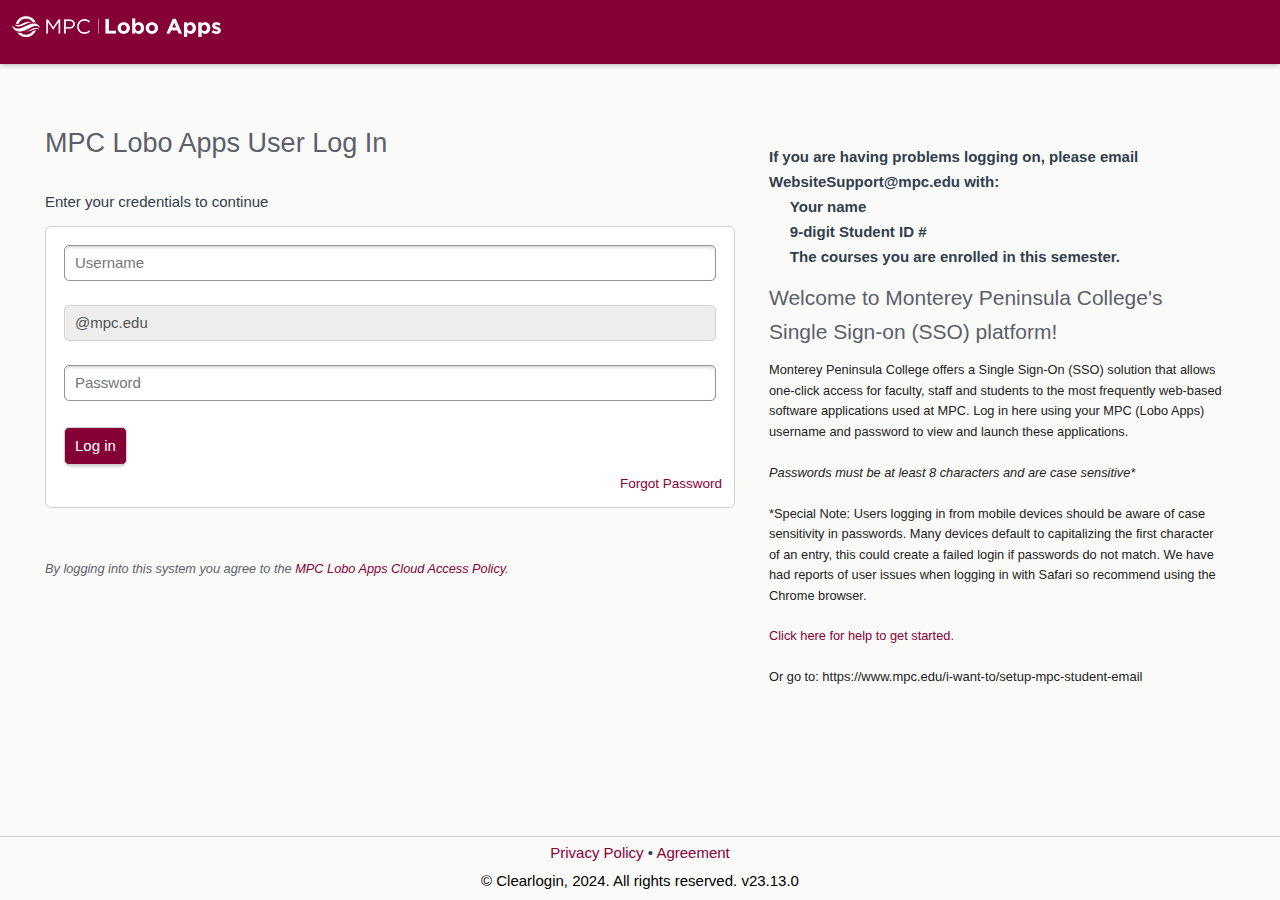
<file: index.html>
<!DOCTYPE html>
<html lang="en"><head><meta http-equiv="Content-Type" content="text/html; charset=UTF-8">
    <title>MPC Lobo Apps Log In | Clearlogin</title>
    <meta name="viewport" content="width=device-width, initial-scale=1.0, maximum-scale=1.0, minimum-scale=1.0">
    <link rel="stylesheet" media="screen" href="./user_v1-d5b3a18fb9926310d5660c87e206076e9b88f63f8793d67c36da420ae5a969db.css">

        <style>
  header,
  #header,
  #header .user-area,
  #header .user-area .drop-down ul.menu li a:hover,
  .settings-content .settings-menu li a,
  .cl-content-header .cl-tools li a,
  *[role="button"],
  input[type="submit"],
  button,
  a.button,
  a.btn,
  .btn
  {
    background-color: #860038;
    color: #ffffff;
  }
  #header .user-area .drop-down:after{
    border-bottom: 8px solid #ffffff;
  }

  a {
    color: #860038;
  }
  .site-switch-button a.btn,
  #header .user-area .drop-down,
  #header .user-area .drop-down ul.menu li a{
    background-color: #ffffff;
    color: #860038;
  }

  input[type="text"]:focus,
  input[type="email"]:focus,
  input[type="password"]:focus,
  input[type="tel"]:focus,
  input[type="number"]:focus,
  input[type="date"]:focus,
  input[type="time"]:focus,
  textarea:focus{
    box-shadow: inset 0 3px 4px -3px rgba(100, 100, 100, 0.5), 0 0 0 1px #860038;
  }
</style>

    
    
    
  </head>
  <body class="">
    <div id="wrapper">
      <div id="header">
  <a class="tenant-logo-header-link" href="#">
      <img class="tenant-logo-header" src="./MPC-LoboApps_Logo.png">
</a>
</div>

      <section id="flash-alerts" class="alert-container">
</section>


      <div id="content-area">
        <div id="content">
          <!-- start yield -->
          <h2>MPC Lobo Apps User Log In</h2>

  
  <p class="page-message">Enter your credentials to continue</p>
<div class="tile form-container group">
  <form class="new_sign_in" id="new_sign_in" accept-charset="UTF-8" method="post">
    <div class="row clearfix form-group">
      <input value="" placeholder="Username" class="form-control" maxlength="40" size="40" type="text" name="sign_in[username]" id="sign_in_username">
    </div>

      <div class="row form-group">
          <input type="text" disabled="disabled" value="@mpc.edu" class="form-control" id="sign_in_t_domain">
          <input value="mpc.edu" type="hidden" name="sign_in[t_domain]" >
      </div>

    <div class="row form-group">
      <input placeholder="Password" class="form-control" type="password" name="sign_in[password]" id="sign_in_password">
    </div>

    <div class="row form-group">
      <input type="submit" name="commit" value="Log in" class="btn login-button" data-disable-with="Please Wait...">
    </div>
</form>  <div class="row">
    <ul class="password-options one-option">

        <li><a href="#">Forgot Password</a></li>
    </ul>
  </div>
</div>





  <p class="cloud-access-policy muted"><em>By logging into this system you agree to the <a href="https://mpc-edu.clearlogin.com/access-policy">MPC Lobo Apps Cloud Access Policy</a>.</em></p>




          <!-- end yield -->
        </div>
        <div id="sidebar">
          <!-- start sidebar yield -->
          
    <div id="welcome-message">
      <p><strong>If you are having problems logging on, please email WebsiteSupport@mpc.edu with:<br></strong><strong>&nbsp; &nbsp; &nbsp;Your name<br></strong><strong>&nbsp; &nbsp; &nbsp;9-digit Student ID #&nbsp;<br></strong><strong>&nbsp; &nbsp; &nbsp;The courses you are enrolled in this semester.&nbsp;<br></strong></p>
<h3>Welcome to Monterey Peninsula College's Single Sign-on (SSO) platform!</h3>
<div class="gmail_default" style="color: #222222; font-family: arial, sans-serif; font-size: 12.8px;"><span style="font-family: arial, helvetica, sans-serif;">Monterey Peninsula College offers a Single Sign-On (SSO) solution that allows one-click access for faculty, staff and students to the most frequently web-based software applications used at MPC. Log in here using your MPC (Lobo Apps) username and password to view and launch these applications. </span></div>
<div class="gmail_default" style="color: #222222; font-family: arial, sans-serif; font-size: 12.8px;"><span style="font-family: arial, helvetica, sans-serif;"><br><em>Passwords must be at least 8 characters and are case sensitive*</em></span></div>
<div class="gmail_default" style="color: #222222; font-family: arial, sans-serif; font-size: 12.8px;"><span style="font-family: arial, helvetica, sans-serif;">&nbsp;</span></div>
<div class="gmail_default" style="color: #222222; font-family: arial, sans-serif; font-size: 12.8px;"><span style="font-family: arial, helvetica, sans-serif;">*Special Note: Users logging in from mobile devices should be aware of case sensitivity in passwords. Many devices default to capitalizing the first character of an entry, this could create a failed login if passwords do not match. We have had reports of user issues when logging in with Safari so recommend using the Chrome browser.<br><br></span></div>
<div class="gmail_default" style="color: #222222; font-family: arial, sans-serif; font-size: 12.8px;"><a href="http://www.mpc.edu/about-mpc/campus-resources/information-technology/student-portal-mympc-and-email-support/activate-your-account" target="_blank" rel="noopener">Click here for help to get started.</a></div>
<div class="gmail_default" style="color: #222222; font-family: arial, sans-serif; font-size: 12.8px;">&nbsp;</div>
<div class="gmail_default" style="color: #222222; font-family: arial, sans-serif; font-size: 12.8px;">Or go to:&nbsp;<span style="font-family: tahoma, sans-serif; font-size: small;">https://www.mpc.edu/i-want-to/setup-mpc-student-email</span></div>
    </div>
    <div class="js-debug"></div>

          <!-- end sidebar yield -->
        </div>
      </div>
      <div id="footer">
        <div class="footer-links">
          <a href="https://mpc-edu.clearlogin.com/privacy">Privacy Policy</a>
          •
          <a href="https://mpc-edu.clearlogin.com/agreement">Agreement</a>
        </div>
        <span class="copyright">© Clearlogin, 2024. All rights reserved. v23.13.0</span>
      </div>
    </div>
  
<script src="./action.js"></script>
</body></html>
</file>
<file: user_v1-d5b3a18fb9926310d5660c87e206076e9b88f63f8793d67c36da420ae5a969db.css>
html,body,div,span,applet,object,iframe,h1,h2,h3,h4,h5,h6,p,blockquote,pre,a,abbr,acronym,address,big,cite,code,del,dfn,em,img,ins,kbd,q,s,samp,small,strike,strong,sub,sup,tt,var,b,u,i,center,dl,dt,dd,ol,ul,li,fieldset,form,label,legend,table,caption,tbody,tfoot,thead,tr,th,td,article,aside,canvas,details,embed,figure,figcaption,footer,header,hgroup,menu,nav,output,ruby,section,summary,time,mark,audio,video,input,select{margin:0;padding:0;border:0;line-height:1.6em;font-family:"Roboto", "Noto", Sans-Serif;vertical-align:baseline;box-sizing:border-box;-moz-box-sizing:border-box}article,aside,details,figcaption,figure,footer,header,hgroup,menu,nav,section{display:block}body{line-height:1.6em;color:#303e4d;font-size:15px}ol,ul{list-style:none}blockquote,q{quotes:none}blockquote:before,blockquote:after,q:before,q:after{content:'';content:none}table{border-collapse:collapse;border-spacing:0}.alert-container{min-height:40px}.alert-container .alert{border:0;border-bottom:1px solid #e4e4e4;border-radius:0;margin-bottom:0}.alert{text-align:center;color:white;clear:both;border:1px solid #e4e4e4;border-radius:5px;margin-bottom:10px}.alert .alert-icon,.alert .alert-close{display:inline-block;vertical-align:middle;text-align:left;width:10%;height:30px;font-size:20px}.alert .alert-close{text-align:right;cursor:pointer}.alert .alert-message{display:inline-block;vertical-align:middle;margin:7px 0;width:75%}.alert .alert-message a{color:white;text-decoration:underline;margin:0 5px}.alert.danger,.alert.error,.alert.alert-danger,.alert.alert-error{background-color:#e85f53}.alert.alert-info{background-color:#007098}.alert.alert-warning{background-color:#febd0e}.alert.alert-success{background-color:#69ab5c}.alert.alert-impersonate{background-color:#006965}.alert.slide{display:none}.grid,.cl-tiles{display:block;width:100%;height:100%;margin:0;padding:0}.grid.center,.cl-tiles.center{text-align:center}.grid.center li,.cl-tiles.center li{margin:12px 6px}.grid.borders,.cl-tiles.borders{width:auto;padding:12px 36px;border:1px solid #d1d1d1;border-radius:5px;background-color:#f7f7f7}.grid .item-content,.grid .add-app,.grid li,.cl-tiles .item-content,.cl-tiles .add-app,.cl-tiles li{list-style:none;background-color:#ffffff;display:inline-block;width:138px;height:138px;min-width:80px;margin:0 6px 24px 6px;overflow:hidden;border-radius:10px;border:1px solid #d1d1d1;vertical-align:top;box-shadow:0 3px 4px -3px rgba(0,0,0,0.4);transition:box-shadow 0.3s ease-out, transform 0.3s ease-out}.grid .item-content.small,.grid .add-app.small,.grid li.small,.cl-tiles .item-content.small,.cl-tiles .add-app.small,.cl-tiles li.small{width:75px;height:75px;min-width:75px;overflow:inherit;position:inherit}.grid .item-content.small a,.grid .add-app.small a,.grid li.small a,.cl-tiles .item-content.small a,.cl-tiles .add-app.small a,.cl-tiles li.small a{padding:16px 0 0}.grid .item-content.small div.title,.grid .add-app.small div.title,.grid li.small div.title,.cl-tiles .item-content.small div.title,.cl-tiles .add-app.small div.title,.cl-tiles li.small div.title{display:none;margin:25px 0;padding:5px 0 0;text-transform:capitalize;position:inherit;font-size:12px}.grid .item-content.small :hover div.title,.grid .add-app.small :hover div.title,.grid li.small :hover div.title,.cl-tiles .item-content.small :hover div.title,.cl-tiles .add-app.small :hover div.title,.cl-tiles li.small :hover div.title{display:block}.grid .item-content a,.grid .add-app a,.grid li a,.cl-tiles .item-content a,.cl-tiles .add-app a,.cl-tiles li a{display:block;width:100%;height:100%;position:relative;text-decoration:none;padding:16px 5px 0}.grid .item-content a div.title,.grid .add-app a div.title,.grid li a div.title,.cl-tiles .item-content a div.title,.cl-tiles .add-app a div.title,.cl-tiles li a div.title{text-transform:uppercase;color:#666;font-size:90%;text-align:center;line-height:1em;padding:5px 5px 8px;position:absolute;bottom:0;right:0;width:100%}.grid .item-content a div.title p,.grid .add-app a div.title p,.grid li a div.title p,.cl-tiles .item-content a div.title p,.cl-tiles .add-app a div.title p,.cl-tiles li a div.title p{margin:0;line-height:1em;text-align:center}.grid .item-content a span.badge,.grid .add-app a span.badge,.grid li a span.badge,.cl-tiles .item-content a span.badge,.cl-tiles .add-app a span.badge,.cl-tiles li a span.badge{position:absolute;top:0;right:0;width:0;height:0;border-top:38px solid #0451a1;border-left:38px solid transparent;transition:width 0.2s, border-width 0.2s}.grid .item-content a span.badge.bookmark,.grid .add-app a span.badge.bookmark,.grid li a span.badge.bookmark,.cl-tiles .item-content a span.badge.bookmark,.cl-tiles .add-app a span.badge.bookmark,.cl-tiles li a span.badge.bookmark{border-top-color:#969696}.grid .item-content a span.badge.key,.grid .add-app a span.badge.key,.grid li a span.badge.key,.cl-tiles .item-content a span.badge.key,.cl-tiles .add-app a span.badge.key,.cl-tiles li a span.badge.key{border-top-color:#2d4c81}.grid .item-content a .badge-icon,.grid .add-app a .badge-icon,.grid li a .badge-icon,.cl-tiles .item-content a .badge-icon,.cl-tiles .add-app a .badge-icon,.cl-tiles li a .badge-icon{position:absolute;color:#ffffff;top:4px;right:2px}.grid .item-content a .badge-icon.SAML,.grid .item-content a .badge-icon.JSD,.grid .item-content a .badge-icon.JWT,.grid .item-content a .badge-icon.dubber,.grid .add-app a .badge-icon.SAML,.grid .add-app a .badge-icon.JSD,.grid .add-app a .badge-icon.JWT,.grid .add-app a .badge-icon.dubber,.grid li a .badge-icon.SAML,.grid li a .badge-icon.JSD,.grid li a .badge-icon.JWT,.grid li a .badge-icon.dubber,.cl-tiles .item-content a .badge-icon.SAML,.cl-tiles .item-content a .badge-icon.JSD,.cl-tiles .item-content a .badge-icon.JWT,.cl-tiles .item-content a .badge-icon.dubber,.cl-tiles .add-app a .badge-icon.SAML,.cl-tiles .add-app a .badge-icon.JSD,.cl-tiles .add-app a .badge-icon.JWT,.cl-tiles .add-app a .badge-icon.dubber,.cl-tiles li a .badge-icon.SAML,.cl-tiles li a .badge-icon.JSD,.cl-tiles li a .badge-icon.JWT,.cl-tiles li a .badge-icon.dubber{top:1px;right:1px;height:26px}.grid .item-content a .badge-icon.fa-key,.grid .add-app a .badge-icon.fa-key,.grid li a .badge-icon.fa-key,.cl-tiles .item-content a .badge-icon.fa-key,.cl-tiles .add-app a .badge-icon.fa-key,.cl-tiles li a .badge-icon.fa-key{top:5px}.grid .item-content a div.thumb,.grid .add-app a div.thumb,.grid li a div.thumb,.cl-tiles .item-content a div.thumb,.cl-tiles .add-app a div.thumb,.cl-tiles li a div.thumb{height:67%;width:100%;background-repeat:no-repeat;background-size:contain;margin:0 0 10px 0;background-position:center}.grid .item-content a div.thumb.add-new,.grid .add-app a div.thumb.add-new,.grid li a div.thumb.add-new,.cl-tiles .item-content a div.thumb.add-new,.cl-tiles .add-app a div.thumb.add-new,.cl-tiles li a div.thumb.add-new{height:67%;margin:3% 0 1% 0}.grid .item-content a span.help-bg,.grid .add-app a span.help-bg,.grid li a span.help-bg,.cl-tiles .item-content a span.help-bg,.cl-tiles .add-app a span.help-bg,.cl-tiles li a span.help-bg{display:block;height:100%;opacity:0;width:100%;background-color:rgba(50,50,50,0.85);position:absolute;top:0;left:0;overflow:hidden;transition:opacity 0.2s;color:#ffffff}.grid .item-content a span.help-text,.grid .add-app a span.help-text,.grid li a span.help-text,.cl-tiles .item-content a span.help-text,.cl-tiles .add-app a span.help-text,.cl-tiles li a span.help-text{display:block;height:100%;width:100%;position:absolute;top:0;left:0;opacity:0;overflow:hidden;transition:opacity 0.2s;padding-left:4px;padding-right:4px;z-index:1}.grid .item-content a span.help-text span.type,.grid .add-app a span.help-text span.type,.grid li a span.help-text span.type,.cl-tiles .item-content a span.help-text span.type,.cl-tiles .add-app a span.help-text span.type,.cl-tiles li a span.help-text span.type{color:#ffffff;display:block}.grid .item-content a span.help-text span.description,.grid .add-app a span.help-text span.description,.grid li a span.help-text span.description,.cl-tiles .item-content a span.help-text span.description,.cl-tiles .add-app a span.help-text span.description,.cl-tiles li a span.help-text span.description{color:#ffffff;display:block;padding-top:6px}@media screen and (max-width: 1024px) and (min-width: 768px){.grid .item-content,.grid .add-app,.grid li,.cl-tiles .item-content,.cl-tiles .add-app,.cl-tiles li{margin:0 2% 24px 0;width:22.5%}.grid .item-content:nth-of-type(4n),.grid .add-app:nth-of-type(4n),.grid li:nth-of-type(4n),.cl-tiles .item-content:nth-of-type(4n),.cl-tiles .add-app:nth-of-type(4n),.cl-tiles li:nth-of-type(4n){margin-right:0}}@media screen and (max-width: 767px){.grid .item-content,.grid .add-app,.grid li,.cl-tiles .item-content,.cl-tiles .add-app,.cl-tiles li{margin:0 2% 24px 0;width:48%}.grid .item-content:nth-of-type(2n),.grid .add-app:nth-of-type(2n),.grid li:nth-of-type(2n),.cl-tiles .item-content:nth-of-type(2n),.cl-tiles .add-app:nth-of-type(2n),.cl-tiles li:nth-of-type(2n){margin-right:0}}.grid .item-content:not(.adding):not(.added):not(.disabled):hover,.grid .add-app:not(.adding):not(.added):not(.disabled):hover,.grid li:not(.adding):not(.added):not(.disabled):hover,.cl-tiles .item-content:not(.adding):not(.added):not(.disabled):hover,.cl-tiles .add-app:not(.adding):not(.added):not(.disabled):hover,.cl-tiles li:not(.adding):not(.added):not(.disabled):hover{box-shadow:0 13px 20px -10px rgba(0,0,0,0.4);transform:translateY(-3px)}.grid .item-content.with-details:not(.adding):not(.added):not(.disabled):hover span.badge,.grid .add-app.with-details:not(.adding):not(.added):not(.disabled):hover span.badge,.grid li.with-details:not(.adding):not(.added):not(.disabled):hover span.badge,.cl-tiles .item-content.with-details:not(.adding):not(.added):not(.disabled):hover span.badge,.cl-tiles .add-app.with-details:not(.adding):not(.added):not(.disabled):hover span.badge,.cl-tiles li.with-details:not(.adding):not(.added):not(.disabled):hover span.badge{width:200%;border-top-width:26px}.grid .item-content.with-details:not(.adding):not(.added):not(.disabled):hover span.help-bg,.grid .add-app.with-details:not(.adding):not(.added):not(.disabled):hover span.help-bg,.grid li.with-details:not(.adding):not(.added):not(.disabled):hover span.help-bg,.cl-tiles .item-content.with-details:not(.adding):not(.added):not(.disabled):hover span.help-bg,.cl-tiles .add-app.with-details:not(.adding):not(.added):not(.disabled):hover span.help-bg,.cl-tiles li.with-details:not(.adding):not(.added):not(.disabled):hover span.help-bg{opacity:1}.grid .item-content.with-details:not(.adding):not(.added):not(.disabled):hover span.help-text,.grid .add-app.with-details:not(.adding):not(.added):not(.disabled):hover span.help-text,.grid li.with-details:not(.adding):not(.added):not(.disabled):hover span.help-text,.cl-tiles .item-content.with-details:not(.adding):not(.added):not(.disabled):hover span.help-text,.cl-tiles .add-app.with-details:not(.adding):not(.added):not(.disabled):hover span.help-text,.cl-tiles li.with-details:not(.adding):not(.added):not(.disabled):hover span.help-text{opacity:1}.grid .item-content.disabled,.grid .add-app.disabled,.grid li.disabled,.cl-tiles .item-content.disabled,.cl-tiles .add-app.disabled,.cl-tiles li.disabled{opacity:0.5}.grid .item-content.disabled a,.grid .add-app.disabled a,.grid li.disabled a,.cl-tiles .item-content.disabled a,.cl-tiles .add-app.disabled a,.cl-tiles li.disabled a{pointer-events:none}.grid .item-content .app-bg,.grid .add-app .app-bg,.grid li .app-bg,.cl-tiles .item-content .app-bg,.cl-tiles .add-app .app-bg,.cl-tiles li .app-bg{display:none;height:100%;width:100%;position:absolute;top:0;left:0;background-color:rgba(50,50,50,0.75);text-align:center;cursor:pointer}.grid .item-content .app-bg .adding-body,.grid .item-content .app-bg .added-body,.grid .item-content .app-bg .warning-body,.grid .add-app .app-bg .adding-body,.grid .add-app .app-bg .added-body,.grid .add-app .app-bg .warning-body,.grid li .app-bg .adding-body,.grid li .app-bg .added-body,.grid li .app-bg .warning-body,.cl-tiles .item-content .app-bg .adding-body,.cl-tiles .item-content .app-bg .added-body,.cl-tiles .item-content .app-bg .warning-body,.cl-tiles .add-app .app-bg .adding-body,.cl-tiles .add-app .app-bg .added-body,.cl-tiles .add-app .app-bg .warning-body,.cl-tiles li .app-bg .adding-body,.cl-tiles li .app-bg .added-body,.cl-tiles li .app-bg .warning-body{display:none}.grid .item-content .app-bg .adding-body span,.grid .item-content .app-bg .added-body span,.grid .item-content .app-bg .warning-body span,.grid .add-app .app-bg .adding-body span,.grid .add-app .app-bg .added-body span,.grid .add-app .app-bg .warning-body span,.grid li .app-bg .adding-body span,.grid li .app-bg .added-body span,.grid li .app-bg .warning-body span,.cl-tiles .item-content .app-bg .adding-body span,.cl-tiles .item-content .app-bg .added-body span,.cl-tiles .item-content .app-bg .warning-body span,.cl-tiles .add-app .app-bg .adding-body span,.cl-tiles .add-app .app-bg .added-body span,.cl-tiles .add-app .app-bg .warning-body span,.cl-tiles li .app-bg .adding-body span,.cl-tiles li .app-bg .added-body span,.cl-tiles li .app-bg .warning-body span{color:#ffffff;margin-top:10px;font-size:15px;display:block}.grid .item-content .app-bg .adding-body span.fa,.grid .item-content .app-bg .added-body span.fa,.grid .item-content .app-bg .warning-body span.fa,.grid .add-app .app-bg .adding-body span.fa,.grid .add-app .app-bg .added-body span.fa,.grid .add-app .app-bg .warning-body span.fa,.grid li .app-bg .adding-body span.fa,.grid li .app-bg .added-body span.fa,.grid li .app-bg .warning-body span.fa,.cl-tiles .item-content .app-bg .adding-body span.fa,.cl-tiles .item-content .app-bg .added-body span.fa,.cl-tiles .item-content .app-bg .warning-body span.fa,.cl-tiles .add-app .app-bg .adding-body span.fa,.cl-tiles .add-app .app-bg .added-body span.fa,.cl-tiles .add-app .app-bg .warning-body span.fa,.cl-tiles li .app-bg .adding-body span.fa,.cl-tiles li .app-bg .added-body span.fa,.cl-tiles li .app-bg .warning-body span.fa{display:inline-block}.grid .item-content.adding a,.grid .item-content.added a,.grid .item-content.warning a,.grid .add-app.adding a,.grid .add-app.added a,.grid .add-app.warning a,.grid li.adding a,.grid li.added a,.grid li.warning a,.cl-tiles .item-content.adding a,.cl-tiles .item-content.added a,.cl-tiles .item-content.warning a,.cl-tiles .add-app.adding a,.cl-tiles .add-app.added a,.cl-tiles .add-app.warning a,.cl-tiles li.adding a,.cl-tiles li.added a,.cl-tiles li.warning a{pointer-events:none}.grid .item-content.adding a .app-bg,.grid .item-content.added a .app-bg,.grid .item-content.warning a .app-bg,.grid .add-app.adding a .app-bg,.grid .add-app.added a .app-bg,.grid .add-app.warning a .app-bg,.grid li.adding a .app-bg,.grid li.added a .app-bg,.grid li.warning a .app-bg,.cl-tiles .item-content.adding a .app-bg,.cl-tiles .item-content.added a .app-bg,.cl-tiles .item-content.warning a .app-bg,.cl-tiles .add-app.adding a .app-bg,.cl-tiles .add-app.added a .app-bg,.cl-tiles .add-app.warning a .app-bg,.cl-tiles li.adding a .app-bg,.cl-tiles li.added a .app-bg,.cl-tiles li.warning a .app-bg{display:block}.grid .item-content.adding a .app-bg .adding-body,.grid .add-app.adding a .app-bg .adding-body,.grid li.adding a .app-bg .adding-body,.cl-tiles .item-content.adding a .app-bg .adding-body,.cl-tiles .add-app.adding a .app-bg .adding-body,.cl-tiles li.adding a .app-bg .adding-body{display:block;padding-top:30px}.grid .item-content.adding a .app-bg .adding-body span.fa,.grid .add-app.adding a .app-bg .adding-body span.fa,.grid li.adding a .app-bg .adding-body span.fa,.cl-tiles .item-content.adding a .app-bg .adding-body span.fa,.cl-tiles .add-app.adding a .app-bg .adding-body span.fa,.cl-tiles li.adding a .app-bg .adding-body span.fa{color:#69ab5c}.grid .item-content.added a .app-bg .added-body,.grid .add-app.added a .app-bg .added-body,.grid li.added a .app-bg .added-body,.cl-tiles .item-content.added a .app-bg .added-body,.cl-tiles .add-app.added a .app-bg .added-body,.cl-tiles li.added a .app-bg .added-body{display:block}.grid .item-content.added a .app-bg .added-body span.fa,.grid .add-app.added a .app-bg .added-body span.fa,.grid li.added a .app-bg .added-body span.fa,.cl-tiles .item-content.added a .app-bg .added-body span.fa,.cl-tiles .add-app.added a .app-bg .added-body span.fa,.cl-tiles li.added a .app-bg .added-body span.fa{color:#69ab5c}.grid .item-content.warning a,.grid .add-app.warning a,.grid li.warning a,.cl-tiles .item-content.warning a,.cl-tiles .add-app.warning a,.cl-tiles li.warning a{pointer-events:auto}.grid .item-content.warning a .app-bg,.grid .add-app.warning a .app-bg,.grid li.warning a .app-bg,.cl-tiles .item-content.warning a .app-bg,.cl-tiles .add-app.warning a .app-bg,.cl-tiles li.warning a .app-bg{cursor:pointer}.grid .item-content.warning a .app-bg .warning-body,.grid .add-app.warning a .app-bg .warning-body,.grid li.warning a .app-bg .warning-body,.cl-tiles .item-content.warning a .app-bg .warning-body,.cl-tiles .add-app.warning a .app-bg .warning-body,.cl-tiles li.warning a .app-bg .warning-body{display:block}.grid .item-content.warning a .app-bg .warning-body span.fa,.grid .add-app.warning a .app-bg .warning-body span.fa,.grid li.warning a .app-bg .warning-body span.fa,.cl-tiles .item-content.warning a .app-bg .warning-body span.fa,.cl-tiles .add-app.warning a .app-bg .warning-body span.fa,.cl-tiles li.warning a .app-bg .warning-body span.fa{padding-top:10px;color:#febd0e}.app-search-area{position:relative;max-width:1500px;z-index:10}.app-search-area.center{margin:0 auto}.app-search-area.borders input[type='text']{border-bottom-right-radius:inherit;border-bottom-left-radius:inherit}.app-search-area label{position:absolute;z-index:1;left:6px;top:3px;font-size:24px;color:#5b606b}.app-search-area input[type='text']{font-size:120%;padding:8px 8px 8px 38px;width:100%}.app-search-area .controls{float:none}.app-search-area .controls ul{margin:0;display:table;table-layout:fixed}.app-search-area .controls ul li{display:table-cell;padding-right:6px;vertical-align:middle}.app-search-area .controls ul li:last-child{padding-right:0}.app-search-area .controls ul li .custom-select select{background-color:#ffffff}@media screen and (max-width: 768px){.app-search-area .controls ul{display:block}.app-search-area .controls ul li{display:block;margin-bottom:6px;padding-right:0}}#supermarket{height:520px;position:relative;margin-bottom:24px;max-width:1500px}#supermarket.borders{border:1px solid #d1d1d1;border-top:none;border-bottom-right-radius:6px;border-bottom-left-radius:6px;background-color:#f7f7f7}#supermarket .items{overflow-y:auto;background-color:transparent}#supermarket .loader{position:absolute;top:calc(50% - 24px);left:calc(50% - 60px);display:none}#supermarket .hider:after{display:block;background-color:rgba(0,0,0,0.5);content:' ';position:absolute;height:100%;width:100%;top:0;left:0;border-radius:6px}#supermarket-shared-apps{margin-top:24px}#preview{margin-top:92px;min-height:500px;display:none}#preview #preview_icon{display:block;background-size:contain;width:100px;height:100px;background-repeat:no-repeat;background-position:center center}.toggle{vertical-align:bottom;background-color:white;border:1px solid #d1d1d1;border-radius:6px;outline:none;height:24px;width:56px;position:relative;overflow:hidden}.toggle .on,.toggle .off{position:relative;z-index:1;transition:opacity 0.2s}.toggle .on{float:left}.toggle .off{float:right}.toggle.disabled .on{opacity:0}.toggle.disabled:after{left:0;border-top-right-radius:6px;border-bottom-right-radius:6px;background-color:#5b606b}.toggle.enabled .off{opacity:0}.toggle.enabled:after{left:50%;border-top-left-radius:6px;border-bottom-left-radius:6px;background-color:#69ab5c}.toggle:after{display:block;height:100%;width:50%;background-color:#0451a1;content:' ';position:absolute;top:0;transition:left 0.2s, background-color 0.2s}.badge-list .badge-icon{color:black;margin-right:5px}.badge-list .badge-icon.SAML,.badge-list .badge-icon.JSD,.badge-list .badge-icon.JWT,.badge-list .badge-icon.dubber{height:24px;margin-right:8px;vertical-align:bottom}[draggable]{-moz-user-select:none;-khtml-user-select:none;-webkit-user-select:none;user-select:none;-khtml-user-drag:element;-webkit-user-drag:element}.tile-5{width:calc(1.6 * 138px) !important;height:calc(1.6 * 138px) !important;margin:calc(1.6 * 5px) !important;font-size:calc(1.6 * 90%) !important}.tile-7{width:calc(1.1 * 138px) !important;height:calc(1.1 * 138px) !important;margin:calc(1.1 * 5px) !important;font-size:calc(1.1 * 90%) !important}.tile-9{width:calc(0.85 * 138px) !important;height:calc(0.85 * 138px) !important;margin:calc(0.85 * 5px) !important;font-size:calc(0.85 * 90%) !important}a{text-decoration:none}a.success{color:#69ab5c}a.danger{color:#e85f53}a.info{color:#007098}a.warning{color:#febd0e}a:hover{text-decoration:underline}*[role="button"],input[type="submit"],button,a.button,a.btn,.btn{font-family:"Roboto", "Noto", Sans-Serif;display:inline-block;position:relative;padding:6px 10px;margin:2px 0;border:1px solid #d1d1d1;border-radius:5px;font-size:15px;outline:none;line-height:1.6em;cursor:pointer;vertical-align:middle;box-shadow:0 3px 4px -3px rgba(0,0,0,0.4);transition:color 0.2s, background-color 0.2s, border 0.2s, box-shadow 0.3s}*.success[role="button"],input.success[type="submit"],button.success,a.button.success,a.btn.success,.btn.success{color:#ffffff;background-color:#69ab5c;border:none}*.success[role="button"]:hover,input.success[type="submit"]:hover,button.success:hover,a.button.success:hover,a.btn.success:hover,.btn.success:hover{color:#ffffff;background-color:#69ab5c;border:none}*.danger[role="button"],input.danger[type="submit"],button.danger,a.button.danger,a.btn.danger,.btn.danger{color:#ffffff;background-color:#e85f53;border:none}*.danger[role="button"]:hover,input.danger[type="submit"]:hover,button.danger:hover,a.button.danger:hover,a.btn.danger:hover,.btn.danger:hover{color:#ffffff;background-color:#e85f53;border:none}*.info[role="button"],input.info[type="submit"],button.info,a.button.info,a.btn.info,.btn.info{color:#ffffff;background-color:#007098;border:none}*.info[role="button"]:hover,input.info[type="submit"]:hover,button.info:hover,a.button.info:hover,a.btn.info:hover,.btn.info:hover{color:#ffffff;background-color:#007098;border:none}*.warning[role="button"],input.warning[type="submit"],button.warning,a.button.warning,a.btn.warning,.btn.warning{color:#ffffff;background-color:#febd0e;border:none}*.warning[role="button"]:hover,input.warning[type="submit"]:hover,button.warning:hover,a.button.warning:hover,a.btn.warning:hover,.btn.warning:hover{color:#ffffff;background-color:#febd0e;border:none}*.new[role="button"],input.new[type="submit"],button.new,a.button.new,a.btn.new,.btn.new{color:#ffffff;background-color:#006965;border:none}*.new[role="button"]:hover,input.new[type="submit"]:hover,button.new:hover,a.button.new:hover,a.btn.new:hover,.btn.new:hover{color:#ffffff;background-color:#006965;border:none}*.edit[role="button"],input.edit[type="submit"],button.edit,a.button.edit,a.btn.edit,.btn.edit{color:#ffffff;background-color:#007098;border:none}*.edit[role="button"]:hover,input.edit[type="submit"]:hover,button.edit:hover,a.button.edit:hover,a.btn.edit:hover,.btn.edit:hover{color:#ffffff;background-color:#007098;border:none}*.upload[role="button"],input.upload[type="submit"],button.upload,a.button.upload,a.btn.upload,.btn.upload{color:#ffffff;background-color:#006965;border:none}*.upload[role="button"]:hover,input.upload[type="submit"]:hover,button.upload:hover,a.button.upload:hover,a.btn.upload:hover,.btn.upload:hover{color:#ffffff;background-color:#006965;border:none}*.download[role="button"],input.download[type="submit"],button.download,a.button.download,a.btn.download,.btn.download{color:#ffffff;background-color:#2d4c81;border:none}*.download[role="button"]:hover,input.download[type="submit"]:hover,button.download:hover,a.button.download:hover,a.btn.download:hover,.btn.download:hover{color:#ffffff;background-color:#2d4c81;border:none}*.passman[role="button"],input.passman[type="submit"],button.passman,a.button.passman,a.btn.passman,.btn.passman{color:#ffffff;background-color:#2d4c81;border:none}*.passman[role="button"]:hover,input.passman[type="submit"]:hover,button.passman:hover,a.button.passman:hover,a.btn.passman:hover,.btn.passman:hover{color:#ffffff;background-color:#2d4c81;border:none}*.passman_alt[role="button"],input.passman_alt[type="submit"],button.passman_alt,a.button.passman_alt,a.btn.passman_alt,.btn.passman_alt{color:#ffffff;background-color:#006965;border:none}*.passman_alt[role="button"]:hover,input.passman_alt[type="submit"]:hover,button.passman_alt:hover,a.button.passman_alt:hover,a.btn.passman_alt:hover,.btn.passman_alt:hover{color:#ffffff;background-color:#006965;border:none}*.reset[role="button"],input.reset[type="submit"],button.reset,a.button.reset,a.btn.reset,.btn.reset{color:#ffffff;background-color:#5b606b;border:none}*.reset[role="button"]:hover,input.reset[type="submit"]:hover,button.reset:hover,a.button.reset:hover,a.btn.reset:hover,.btn.reset:hover{color:#ffffff;background-color:#5b606b;border:none}*.nav[role="button"],input.nav[type="submit"],button.nav,a.button.nav,a.btn.nav,.btn.nav{color:#ffffff;background-color:#0451a1;border:none}*.nav[role="button"]:hover,input.nav[type="submit"]:hover,button.nav:hover,a.button.nav:hover,a.btn.nav:hover,.btn.nav:hover{color:#ffffff;background-color:#0451a1;border:none}*.back[role="button"],input.back[type="submit"],button.back,a.button.back,a.btn.back,.btn.back{color:#ffffff;background-color:#007098;border:none}*.back[role="button"]:hover,input.back[type="submit"]:hover,button.back:hover,a.button.back:hover,a.btn.back:hover,.btn.back:hover{color:#ffffff;background-color:#007098;border:none}*.help[role="button"],input.help[type="submit"],button.help,a.button.help,a.btn.help,.btn.help{color:#ffffff;background-color:#0451a1;border:none}*.help[role="button"]:hover,input.help[type="submit"]:hover,button.help:hover,a.button.help:hover,a.btn.help:hover,.btn.help:hover{color:#ffffff;background-color:#0451a1;border:none}*.impersonate[role="button"],input.impersonate[type="submit"],button.impersonate,a.button.impersonate,a.btn.impersonate,.btn.impersonate{color:#ffffff;background-color:#006965;border:none}*.impersonate[role="button"]:hover,input.impersonate[type="submit"]:hover,button.impersonate:hover,a.button.impersonate:hover,a.btn.impersonate:hover,.btn.impersonate:hover{color:#ffffff;background-color:#006965;border:none}*.bill[role="button"],input.bill[type="submit"],button.bill,a.button.bill,a.btn.bill,.btn.bill{color:#ffffff;background-color:#006965;border:none}*.bill[role="button"]:hover,input.bill[type="submit"]:hover,button.bill:hover,a.button.bill:hover,a.btn.bill:hover,.btn.bill:hover{color:#ffffff;background-color:#006965;border:none}*.selected[role="button"],input.selected[type="submit"],button.selected,a.button.selected,a.btn.selected,.btn.selected{background-color:#2d4c81}*.selected[role="button"]:hover,input.selected[type="submit"]:hover,button.selected:hover,a.button.selected:hover,a.btn.selected:hover,.btn.selected:hover{background-color:#2d4c81;border:none}*.disabled[role="button"],input.disabled[type="submit"],button.disabled,a.button.disabled,a.btn.disabled,.btn.disabled{background-color:#5b606b;cursor:default;pointer-events:none}*.disabled[role="button"]:hover,input.disabled[type="submit"]:hover,button.disabled:hover,a.button.disabled:hover,a.btn.disabled:hover,.btn.disabled:hover{text-decoration:none;background-color:#5b606b}*.disabled[role="button"]:hover:after,input.disabled[type="submit"]:hover:after,button.disabled:hover:after,a.button.disabled:hover:after,a.btn.disabled:hover:after,.btn.disabled:hover:after{content:none}*[role="button"]:hover,input[type="submit"]:hover,button:hover,a.button:hover,a.btn:hover,.btn:hover{text-decoration:none;box-shadow:0 13px 20px -10px rgba(0,0,0,0.4)}*.full[role="button"],input.full[type="submit"],button.full,a.button.full,a.btn.full,.btn.full{text-align:center}i.fa{width:1.35em}.icon-btn i.fa{width:1em;font-size:1.25em;line-height:.75em;vertical-align:-.0667em}.fa-key{transform:scaleX(-1);-moz-transform:scaleX(-1);-webkit-transform:scaleX(-1);-ms-transform:scaleX(-1)}label{display:block;text-align:left;color:#5b606b;-webkit-touch-callout:none;-webkit-user-select:none;-khtml-user-select:none;-moz-user-select:none;-ms-user-select:none;user-select:none}label.readonly{pointer-events:none}input[type="submit"]{font-size:100%}input[type="submit"]:hover{cursor:pointer}input[type="text"],input[type="email"],input[type="password"],input[type="tel"],input[type="number"],input[type="date"],input[type="time"],textarea{width:100%;font-size:100%;padding:5px 10px;vertical-align:middle;box-shadow:inset 0 3px 4px -3px rgba(100,100,100,0.5);border:1px solid #969696;border-radius:5px;outline:none;transition:color 0.2s, background-color 0.2s, border 0.2s, box-shadow 0.3s}input[type="text"]:disabled,input[type="email"]:disabled,input[type="password"]:disabled,input[type="tel"]:disabled,input[type="number"]:disabled,input[type="date"]:disabled,input[type="time"]:disabled,textarea:disabled{background-color:#ededed;border:1px solid #d1d1d1;box-shadow:inherit}input[type="text"]:disabled:hover,input[type="email"]:disabled:hover,input[type="password"]:disabled:hover,input[type="tel"]:disabled:hover,input[type="number"]:disabled:hover,input[type="date"]:disabled:hover,input[type="time"]:disabled:hover,textarea:disabled:hover{border:1px solid #d1d1d1;box-shadow:inherit}input.mono[type="text"],input.mono[type="email"],input.mono[type="password"],input.mono[type="tel"],input.mono[type="number"],input.mono[type="date"],input.mono[type="time"],textarea.mono{width:100%;box-sizing:border-box;padding:6px;font-family:Consolas, "Courier New", monospace;font-size:12px;tab-size:4}input[type="file"]{width:100%;padding:10px;border:1px solid #969696;border-radius:5px;outline:none}input[readonly]{background-color:#e4e4e4}input[type="color"]{width:50px;height:25px;vertical-align:middle}input::-ms-reveal{display:none}select{width:100%;height:36px;font-size:100%;background-color:#ffffff;border:1px solid #969696;border-radius:5px;box-shadow:0 3px 4px -3px rgba(0,0,0,0.4);outline:none;transition:color 0.2s, background-color 0.2s, border 0.2s, box-shadow 0.3s}select:hover{cursor:pointer}form,div.form{display:block}form .form-area,div.form .form-area{padding-bottom:12px;margin-bottom:24px;border-bottom:1px solid #f7f7f7}form .form-group,div.form .form-group{position:relative;padding:6px;transition:background-color 0.2s}form .form-group:after,div.form .form-group:after{content:"";display:table;clear:both}form .form-group:last-child,div.form .form-group:last-child{margin-bottom:0}form .form-controls,div.form .form-controls{text-align:right}form .form-controls button,div.form .form-controls button{text-transform:capitalize}form .alert-block,div.form .alert-block{position:absolute;bottom:calc(100% - 8px);width:50%;left:0;transition:opacity 0.2s;pointer-events:none;opacity:0}form .input-group,div.form .input-group{margin-bottom:3px}form .help-block,div.form .help-block{color:#969696;font-size:85%}form .help-block a.btn,div.form .help-block a.btn{margin-top:2%}form .same-line-input,div.form .same-line-input{width:200px}form .checkbox,div.form .checkbox{display:table}form .checkbox label,div.form .checkbox label{vertical-align:middle;display:table-cell;line-height:1em;margin-right:15px;padding-right:15px}form .checkbox div,div.form .checkbox div{display:table-row}form .checkbox.narrow,div.form .checkbox.narrow{padding:0 10px}form .checkbox input[type="checkbox"],div.form .checkbox input[type="checkbox"]{display:none !important}form .checkbox input[type="checkbox"]+label,div.form .checkbox input[type="checkbox"]+label{display:block;background-color:#ffffff;height:24px;width:24px;border:1px solid #d1d1d1;border-radius:4px;position:relative;color:transparent;-webkit-touch-callout:none;-webkit-user-select:none;-khtml-user-select:none;-moz-user-select:none;-ms-user-select:none;user-select:none}form .checkbox input[type="checkbox"]+label:after,div.form .checkbox input[type="checkbox"]+label:after{transition:color 0.2s;display:block;content:'\f00c';top:0;left:0;width:100%;height:100%;line-height:15px;font-size:27px;font-family:"Font Awesome 5 Free", sans-serif;font-weight:900}form .checkbox input[type="checkbox"]:checked+label:after,div.form .checkbox input[type="checkbox"]:checked+label:after{color:#69ab5c}form .checkbox input[type="checkbox"][readonly]+label,div.form .checkbox input[type="checkbox"][readonly]+label{pointer-events:none}form .checkbox input[type="checkbox"][readonly]:checked+label:after,div.form .checkbox input[type="checkbox"][readonly]:checked+label:after{color:#969696}form .dynamic,div.form .dynamic{display:table;padding:4px 25px;table-layout:fixed;width:100%}form .dynamic.no-padding,div.form .dynamic.no-padding{padding:0}form .dynamic .dynamic-key,form .dynamic .dynamic-user-key,div.form .dynamic .dynamic-key,div.form .dynamic .dynamic-user-key{vertical-align:middle;display:table-cell;padding-right:3px;width:24%}form .dynamic .dynamic-value,form .dynamic .dynamic-user-value,form .dynamic .dynamic-user-include,div.form .dynamic .dynamic-value,div.form .dynamic .dynamic-user-value,div.form .dynamic .dynamic-user-include{vertical-align:middle;display:table-cell;padding-left:3px;width:74%}form .dynamic .dynamic-user-key,div.form .dynamic .dynamic-user-key{width:24%}form .dynamic .dynamic-user-value,div.form .dynamic .dynamic-user-value{width:64%}form .dynamic .dynamic-user-include,div.form .dynamic .dynamic-user-include{width:10%}form .dynamic-field,div.form .dynamic-field{display:table;table-layout:fixed;width:100%}form .dynamic-field.layout-auto,div.form .dynamic-field.layout-auto{table-layout:auto}form .dynamic-field span.input,form .dynamic-field input,div.form .dynamic-field span.input,div.form .dynamic-field input{display:table-cell}form .dynamic-field span.input-addon,form .dynamic-field span.input-group-addon,div.form .dynamic-field span.input-addon,div.form .dynamic-field span.input-group-addon{display:table-cell;text-align:right;width:34px;padding-left:6px}form .alerted .dynamic-key,div.form .alerted .dynamic-key{width:21%}form .alerted:hover .alert-block,div.form .alerted:hover .alert-block{opacity:1}form .alerted:before,div.form .alerted:before{content:"\f071";color:#febd0e;font-family:"Font Awesome 5 Free", sans-serif;font-weight:900;display:table-cell;padding-right:6px;vertical-align:middle;width:3%}form .time-range,div.form .time-range{margin-bottom:12px;table-layout:auto;text-align:center}form .time-range span.input,div.form .time-range span.input{vertical-align:middle}form .time-range span.input p,div.form .time-range span.input p{text-align:center}form .time-range span.input input,div.form .time-range span.input input{display:block;margin:0 auto}form .file-image,div.form .file-image{display:block;margin:12px auto;max-width:100%;max-height:160px}form label.file,div.form label.file{display:inline-block}form label.file input[type="file"],div.form label.file input[type="file"]{display:none}form .field_with_errors input,div.form .field_with_errors input{border-color:#e85f53 !important}form .tile.system_admin,div.form .tile.system_admin{border:1px solid #e85f53}form .input-group-inline,div.form .input-group-inline{width:100%;display:inline-flex}form .input-group-inline .inline-text.attached-suffix,form .input-group-inline .form-control.attached-suffix,div.form .input-group-inline .inline-text.attached-suffix,div.form .input-group-inline .form-control.attached-suffix{border-radius:5px 0 0 5px;border-right:0}form .input-group-inline .inline-text,div.form .input-group-inline .inline-text{width:1%;white-space:nowrap;vertical-align:middle;font-weight:normal;line-height:1;text-align:center}form .input-group-inline .inline-text.attached-suffix,div.form .input-group-inline .inline-text.attached-suffix{width:auto;padding:10px 12px;background-color:#eee;border:1px solid #ccc;border-radius:0px 5px 5px 0px}form .input-group-inline .inline-button,div.form .input-group-inline .inline-button{min-width:fit-content;padding-left:6px}form .show-password-icon,div.form .show-password-icon{color:#5b606b;cursor:pointer}form .copy-to-clipboard-icon,div.form .copy-to-clipboard-icon{color:#5b606b;cursor:pointer}form .show-password,div.form .show-password{position:relative}form .show-password .tooltiptext,div.form .show-password .tooltiptext{visibility:hidden;width:110px;background-color:black;color:#fff;text-align:center;padding:5px 0;border-radius:6px;font-size:80%;position:absolute;z-index:1}.flatpickr-input[readonly]{background:none}html{height:100%;min-width:320px}body{height:100%;background-color:#fafaf9;color:#303e4d;font-family:"Roboto", "Noto", Sans-Serif;font-size:15px;line-height:1.6em}img{max-width:100%}h1{font-family:"Roboto", "Noto", Sans-Serif;font-size:220%;margin-bottom:12px;line-height:1;color:#5b606b;font-weight:normal}h2{font-family:"Roboto", "Noto", Sans-Serif;font-size:180%;margin-bottom:12px;color:#5b606b;font-weight:normal}h3{font-family:"Roboto", "Noto", Sans-Serif;font-size:140%;margin-bottom:12px;color:#5b606b;font-weight:normal}h3 .app-icon{max-height:40px;vertical-align:middle}em{font-style:italic}pre{max-width:100%;word-wrap:break-word}p{margin-bottom:12px;margin-top:12px;line-height:25px;text-align:left;display:inline-block}p.nospace{padding:0}#content-container{width:80%;min-width:1200px}#content-area{padding:18px 5px 64px;max-width:1200px;min-width:1000px;width:100%;margin:0 auto;display:table;position:relative;table-layout:fixed}@media screen and (max-width: 1024px) and (min-width: 768px),screen and (max-width: 767px){#content-area{display:block;width:auto;min-width:0}}#content-area #content{display:table-cell;width:60%;position:relative;padding-right:24px;vertical-align:top}@media screen and (max-width: 1024px) and (min-width: 768px),screen and (max-width: 767px){#content-area #content{display:block;width:auto;padding:12px;margin-bottom:48px}}@media screen and (max-width: 767px){#content-area #content{padding:0}}#content-area #content .alert{text-align:left;padding:10px 20px;margin:0;border:none;background:none;border-radius:0px;border-bottom:1px solid #d1d1d1;color:#5b606b;overflow:hidden}#content-area #content .alert a{color:#0451a1}#content-area #content .alert.no-border{border:none}#content-area #content .alert .alert-icon,#content-area #content .alert .alert-close,#content-area #content .alert .alert-message{display:inline-block;vertical-align:middle}#content-area #content .alert hr{display:none}@keyframes line_animation{from{width:0%}to{width:100%}}#content-area #content .alert hr.underline-danger,#content-area #content .alert hr.underline-error{display:block;border-bottom:solid 1px #d24a34;border-top:1px solid rgba(0,0,0,0.1);animation-name:line_animation;animation-duration:0.8s;animation-timing-function:linear}#content-area #content .alert .alert-icon{height:30px;color:#d24a34}#content-area #content .alert .alert-message{margin:0 20px}#content-area #content .alert .alert-message.inline{display:inline;margin:0}#content-area #content .alert .alert-close{float:right;padding:7px;text-transform:uppercase}#content-area #content .disabled_account_text p{text-align:center;display:block}#content-area #sidebar{padding:10px;display:table-cell;width:40%;vertical-align:top;position:relative}#content-area #sidebar ol.list{list-style:decimal;padding-left:25px}@media screen and (max-width: 1024px) and (min-width: 768px),screen and (max-width: 767px){#content-area #sidebar{display:block;width:auto}}#wrapper{min-height:100%;position:relative}#footer{width:100%;height:64px;padding:4px;text-align:center;position:absolute;bottom:0;border-top:1px solid #d1d1d1}#footer .footer-links{padding-bottom:4px}#footer .copyright{color:black}.half{width:49%;float:left;padding-left:1%}.group .half:first-child{margin-right:1%}.group .half:last-child{margin-left:1%}.qr-container{height:100% !important;padding:0 !important;border-radius:0 !important;display:flex !important}.qr-code{display:inline-block}.qr-code table{border-width:0;border-style:none;border-color:#0000ff;border-collapse:collapse}.qr-code table td{border-left:solid 7px #000;padding:0;margin:0;width:0px;height:7px}@media screen and (max-width: 767px){.qr-code table td{border-left:solid 5px #000;height:5px}}.qr-code table td.black{border-color:#000}.qr-code table td.white{border-color:#fff}span.select2-selection.select2-selection--single{box-shadow:0 3px 4px -3px rgba(0,0,0,0.4);outline:none;height:36px !important;transition:color 0.2s, background-color 0.2s, border 0.2s, box-shadow 0.3s}span.select2-selection.select2-selection--single .select2-selection__rendered{line-height:34px !important}span.select2-selection.select2-selection--single .select2-selection__arrow{height:36px !important}span.select2-selection.select2-selection--multiple{box-shadow:inset 0 3px 4px -3px rgba(100,100,100,0.5);transition:color 0.2s, background-color 0.2s, border 0.2s, box-shadow 0.3s}.select2-tags{width:500px}img.img-flag{margin:0 !important;height:15px;width:18px}.select2-results li .select2-user{overflow:hidden;min-width:250px;line-height:1em}.select2-results li .select2-user h4{line-height:1em}.select2-results li .select2-user .small{font-size:80% !important}.select2-results li .select2-user .fa{float:left;font-size:30px}.select2-disabled{background-color:#d5d5d5;opacity:0.5;cursor:not-allowed;position:absolute;top:0;bottom:0;right:0;left:0;border-radius:3px}.locked-tag{opacity:0.6}.locked-tag .select2-selection__choice__remove{display:none !important}.select2-results__option[aria-selected="true"]{display:none}#header{border-bottom:1px solid transparent;height:64px;padding:6px 12px;position:sticky;top:0;box-shadow:0 0 6px 0 rgba(0,0,0,0.4);color:#ffffff;background-color:#303e4d;z-index:2}#header #menu-toggler{float:left}#header #menu-toggler .fa{font-size:200%;margin:8px 8px 0 0;padding:2px 5px;color:#303e4d;background-color:#ffffff}#header .tenant-logo-header-link{display:inline-block;height:44px;width:auto}#header .tenant-logo-header-link:hover{text-decoration:none}#header .tenant-logo-header{max-height:100%;max-width:210px;position:relative;top:50%;transform:translateY(-50%)}#header .tenant-title{color:#ffffff;margin-bottom:0;line-height:1.6em}#header .site-switch-button{float:right}#header .site-switch-button a.btn{margin:7px 30px 0 0}@media screen and (max-width: 767px){#header .site-switch-button a.btn{margin:6px 8px 0 0;padding:0}#header .site-switch-button a.btn .fa{font-size:200%;padding:3px 5px}#header .site-switch-button a.btn .text{display:none}}#header .user-area{display:table;height:100%;color:#ffffff;float:right;position:relative}#header .user-area:hover{cursor:pointer}#header .user-area .user{vertical-align:middle;display:table-cell}@media screen and (max-width: 767px){#header .user-area .user{display:none}}#header .user-area .avatar{margin-left:10px;vertical-align:middle;display:table-cell;border-radius:120px;height:32px;max-width:120px;max-height:120px}#header .user-area .drop-down{position:absolute;background-color:#ffffff;color:#303e4d;right:8px;top:64px;z-index:1000;display:none;padding:6px 0;box-shadow:0px 0px 20px 0px rgba(0,0,0,0.4);width:420px;border-radius:5px;border-top-right-radius:0px !important}@media screen and (max-width: 767px){#header .user-area .drop-down{width:260px}}#header .user-area .drop-down ul.menu{float:right;width:160px}@media screen and (max-width: 767px){#header .user-area .drop-down ul.menu{width:100%;float:none}}#header .user-area .drop-down ul.menu li a{display:block;margin:0 5px;padding:8px 10px;color:#303e4d}#header .user-area .drop-down ul.menu li a:hover{text-decoration:none;color:#ffffff;background-color:#303e4d;border-radius:5px}#header .user-area .drop-down .profile{float:left;width:260px;padding:10px;border-right:1px solid #ededed;word-break:break-word;cursor:default}@media screen and (max-width: 767px){#header .user-area .drop-down .profile{width:100%;float:none;border-right:none;border-bottom:1px solid #ededed;margin-bottom:10px}}#header .user-area .drop-down .profile .name{font-weight:bold}#header .user-area .drop-down .profile .username,#header .user-area .drop-down .profile .email,#header .user-area .drop-down .profile .domain{word-break:break-all}#header .user-area .drop-down .profile .username i.fa,#header .user-area .drop-down .profile .email i.fa,#header .user-area .drop-down .profile .domain i.fa{width:20px;text-align:center}#header .user-area .drop-down .profile ul{margin-top:6px}#header .user-area .drop-down .profile ul .wristband-header{font-weight:bold}#header .user-area .drop-down .profile ul li:before{content:'\2022';margin-right:2px;display:inline-block}#header .user-area .drop-down:after{content:' ';width:0;height:0;border-left:8px solid transparent;border-right:8px solid transparent;border-bottom:8px solid #ffffff;position:absolute;top:-8px;right:0}#header .notification-area{display:table;height:100%;color:#ffffff;float:right;padding:15px}#header .notification-area:hover{cursor:pointer}#header .notification-area .notification-container{position:relative}#header .notification-area .notification-container span.fa{color:#fff;font-size:150%}#header .notification-area .notification-counter{position:absolute;top:-2px;left:12px;background-color:#d4130d;color:#fff;border-radius:3px;padding:1px 3px;font-size:8px}#header .notification-area .drop-down{position:absolute;background:none;color:#303e4d;right:8px;top:64px;z-index:1000;display:none;padding:0;width:420px}@media screen and (max-width: 767px){#header .notification-area .drop-down{width:260px}}#header .notification-area .drop-down ul.menu{float:right;width:160px}@media screen and (max-width: 767px){#header .notification-area .drop-down ul.menu{width:100%;float:none}}#header .notification-area .drop-down ul.menu li a{display:block;margin:0 5px;padding:8px 10px;color:#303e4d}#header .notification-area .drop-down ul.menu li a:hover{text-decoration:none;color:#ffffff;background-color:#303e4d;border-radius:5px}#header .announcements-list{max-height:300px;overflow-y:auto}#header .toast{overflow:hidden;background-color:rgba(255,255,255,0.85);background-clip:padding-box;border:1px solid rgba(0,0,0,0.1);border-radius:0.25rem;box-shadow:0 0.25rem 0.75rem rgba(0,0,0,0.1);-webkit-backdrop-filter:blur(10px);backdrop-filter:blur(10px);margin:0px}#header .toast.success{border-left:5px solid #69ab5c}#header .toast.success .fa{color:#69ab5c}#header .toast.info{border-left:5px solid #007098}#header .toast.info .fa{color:#007098}#header .toast.warning{border-left:5px solid #febd0e}#header .toast.warning .fa{color:#febd0e}#header .toast.error{border-left:5px solid #e85f53}#header .toast.error .fa{color:#e85f53}#header .toast .toast-header{align-items:center;padding:0.25rem 0.75rem;color:#6c757d;border-bottom:1px solid rgba(0,0,0,0.05);overflow:hidden;position:relative}#header .toast .toast-header div{display:block}#header .toast .toast-header div.title{text-align:left}#header .toast .toast-header .actions{float:right}#header .toast .toast-header .collapse-announcement{position:absolute;bottom:0;right:5px;z-index:100;padding:5px;font-size:14px;color:#0451a1;cursor:pointer}#header .toast .toast-header .collapse-announcement:hover{background:none;color:#0451a1}#header .toast .toast-body{padding:0.2rem 0.5rem;word-break:break-word}#header .toast .icon_v3{display:none}.dataTables_filter input{border:1px solid lightgray}.data-table{overflow-x:auto}.data-table table.table{width:100%}.data-table table.table th{text-align:left;border-top:1px solid #f7f7f7;padding:18px 8px;text-transform:uppercase}.data-table table.table tr{border-bottom:5px solid #ffffff;border-top:5px solid #ffffff;transition:background-color 0.2s}.data-table table.table tr td{padding:18px 8px;font-size:95% !important;vertical-align:middle}.data-table table.table tr td.align-top{vertical-align:top}.data-table table.table tr td.buttons{vertical-align:middle;text-align:right}.data-table table.table tr td.long{overflow:hidden;text-overflow:ellipsis;max-width:125px}.data-table table.table tr td.long:hover{cursor:pointer}.data-table table.table tr td.long.expand{max-width:100%;overflow:visible;text-overflow:none}.data-table table.table tr td .avatar{border-radius:100px;max-height:40px;max-width:40px}.data-table table.table tr td .app-icon{max-height:40px;max-width:40px;vertical-align:middle;margin-right:6px}.data-table table.table tr td:first-child{border-left:4px solid #ffffff;border-radius:2px}.data-table table.table tr td dl{font-size:90%}.data-table table.table tr td dl dt{font-weight:normal}.data-table table.table tr td dl dd{margin-left:10px;margin-bottom:3px}.data-table table.table tr td dl dd dl{margin-left:10px}.data-table table.table tr:hover{background-color:#ededed !important}.data-table table.table tr:nth-of-type(2n){background-color:#f7f7f7}.data-table table.table tr.danger td:first-child,.data-table table.table tr.delete td:first-child,.data-table table.table tr.failure td:first-child,.data-table table.table tr.timeout td:first-child,.data-table table.table tr.login_failure td:first-child,.data-table table.table tr.mfa_failure td:first-child{border-color:#e85f53}.data-table table.table tr.success td:first-child,.data-table table.table tr.create td:first-child,.data-table table.table tr.login_success td:first-child,.data-table table.table tr.mfa_success td:first-child{border-color:#69ab5c}.data-table table.table tr.warning td:first-child,.data-table table.table tr.modify td:first-child,.data-table table.table tr.activity td:first-child,.data-table table.table tr.not_found td:first-child,.data-table table.table tr.logout td:first-child{border-color:#febd0e}.data-table table.table tr.password td:first-child,.data-table table.table tr.forgot_password_request td:first-child,.data-table table.table tr.reset_password td:first-child,.data-table table.table tr.admin_password_reset td:first-child{border-color:#2d4c81}.data-table table.table thead tr:hover{background-color:initial !important}@media screen and (max-width: 1042px){.data-table table.table tr:hover{background-color:initial !important}}.show-mobile{display:none}@media screen and (max-width: 1042px){table.responsive-table{border:0;pointer-events:none}table.responsive-table caption{font-size:1.3em}table.responsive-table thead tr th:not(.always-show){display:none}table.responsive-table tr{border-bottom:3px solid #ddd;display:block;margin-bottom:.625em}table.responsive-table td{border-left:none !important;border-bottom:1px solid #ddd;display:block;font-size:.8em;text-align:right}table.responsive-table td::before{content:attr(data-label);float:left;font-weight:bold;text-transform:uppercase}table.responsive-table td:last-child{border-bottom:0}table.responsive-table ul li{list-style-type:none}.pointer-events{pointer-events:auto}.align-right{text-align:right}.align-center{text-align:center}.grid-container{display:grid !important;grid-template-columns:repeat(3, 1fr);grid-gap:3px}.full-width{width:100%}.no-padding-top{padding-top:0 !important}.no-margin-top{margin-top:0 !important}.selection-text{margin-left:2%;font-family:"Roboto", "Noto", sans-serif;text-transform:capitalize;margin-bottom:0;color:#5b606b;font-weight:500;font-size:1.03rem}.head-th{margin-right:auto;padding:0 !important;display:flex;margin-left:auto;align-items:baseline}.show-mobile{display:inherit}.fluid-btn{width:100%;margin-left:1%;margin-top:1px}.small-margin{margin-top:3px}.truncate{text-overflow:ellipsis;white-space:nowrap}}@media screen and (max-width: 768px){.grid-container{grid-template-columns:none;grid-gap:0 !important}}.title-icon{display:inline-block;height:48px;vertical-align:middle;margin-right:6px;border-radius:4px}dl.properties dt{font-size:100%;font-family:"Roboto", "Noto", Sans-Serif}dl.properties dd{margin-bottom:12px}dl.properties dd dl{margin-top:0;margin-bottom:0}dl.properties dd dl span.dl-row{display:block;margin-left:12px;margin-bottom:6px}dl.properties dd dl dt{font-size:80%;display:inline-block}dl.properties dd dl dd{display:inline-block;margin-bottom:0}.controls{float:right}.controls ul{margin-bottom:24px;margin-left:12px;text-align:right}.controls ul form{display:inline-block}.controls ul li{display:inline-block;margin:3px 1px}dl{margin-bottom:24px}dl dt{font-weight:bold;color:#5b606b}pre,code{display:block;padding:9.5px;margin:0 0 10px;font-size:13px;line-height:1.428571429;word-break:break-all;word-wrap:break-word;color:#333333;background-color:#f5f5f5;border:1px solid #cccccc;border-radius:4px;font-family:Consolas, "Courier New", monospace;white-space:pre-wrap}.copy-pre{position:relative}.copy-pre #copy_button{position:absolute;top:0;right:0}.copy-pre pre{overflow-y:auto;min-height:3em}.copy-pre.key pre{max-height:12em}.custom-select{position:relative;border-radius:5px;min-width:120px}.custom-select select{padding:4px 8px;padding-right:26px;background-color:transparent;height:36px;outline:none;width:100%;vertical-align:middle;margin-top:1px}.filter{width:130px}.macros{padding-top:20px;text-align:center}.macros pre{text-align:left;width:45%;display:inline-block}.clickable{cursor:pointer}hr.spaced{margin:15px 0}.data-loader{border:2px solid #f3f3f3;border-top:2px solid #303e4d;border-radius:50%;width:20px;height:20px;animation:spin 2s linear infinite}@keyframes spin{0%{transform:rotate(0deg)}100%{transform:rotate(360deg)}}#header,#header .user-area,#header .user-area .drop-down ul.menu li a:hover,.settings-content .settings-menu li a,.cl-content-header .cl-tools li a,*[role="button"],input[type="submit"],button,a.button,a.btn,.btn{background-color:#0451a1;color:#ffffff}#header .user-area .drop-down:after{border-bottom:8px solid #ffffff}a{color:#0451a1}#header #menu-toggler .fa,.site-switch-button a.btn,#header .user-area .drop-down,#header .user-area .drop-down ul.menu li a{background-color:#ffffff;color:#0451a1}input[type="text"]:focus,input[type="email"]:focus,input[type="password"]:focus,input[type="tel"]:focus,input[type="number"]:focus,input[type="date"]:focus,input[type="time"]:focus,textarea:focus{box-shadow:inset 0 3px 4px -3px rgba(100,100,100,0.5),0 0 0 1px #0451a1}.left{text-align:left}.center{text-align:center}.right{text-align:right}.no-padding{padding:0 !important}.no-margin{margin:0 !important}.hidden{display:none !important}.clearfix:after{clear:both;height:0;content:'.';visibility:hidden;display:block}.group:after{content:"";display:table;clear:both}.title{font-family:"Roboto", "Noto", Sans-Serif}.muted{color:#5b606b}.simple_format{line-height:0.5em}.simple_format h1,.simple_format h2,.simple_format h3,.simple_format h4,.simple_format h5{display:inline-block;margin-top:12px}.simple_format p{display:block;margin:0}ul.list{margin-left:12px;margin-bottom:12px}ul.list li{list-style:square;margin-left:12px}ul.list.nobull{padding:6px 12px;text-align:left}ul.list.nobull li{list-style:none;margin-left:0px;margin-bottom:6px}.row{margin-bottom:12px}.password-options{float:right;text-align:right;font-size:90%}.cloud-access-policy{margin-top:24px;font-size:85%;text-align:center}.gplus-container{padding-top:24px}.gplus-button{background:#0451a1;padding:0 !important}.gplus-button img{vertical-align:middle;padding:2px;width:44px;height:44px}.gplus-button span{vertical-align:middle;margin:0 10px}.debug{display:none}.tile{background-color:#ffffff;border:1px solid #d1d1d1;border-radius:6px;padding:12px;margin-bottom:24px;word-wrap:break-word}.tile.fixed{position:fixed}body.sign-up .contents .sign-up-form-container h2{text-transform:none}body.sign-up #part_2,body.sign-up #part_3,body.sign-up #part_4{display:none}a.dummy:hover,a.dummy:active{cursor:pointer}.invisible{visibility:hidden;height:1 !important;width:1 !important;display:inline !important;position:absolute !important;bottom:0 !important;right:0 !important;border:none !important;padding:0 !important;margin:0 !important;background-color:transparent !important;color:transparent !important}.radio-group div{width:40%;display:inline-block}.radio-group div label{text-align:center;margin-left:15px}.radio-group input{position:relative;bottom:20px;right:10px}.error_messages{border:1px solid #e4e4e4;background-color:#ffffff;display:table;overflow:hidden;border-radius:4px;margin:12px auto;clear:both}.error_messages h3{display:none}.error_messages p{display:table-cell;text-align:center;vertical-align:middle;color:white;font-size:200%;font-family:"Font Awesome 5 Free", sans-serif;line-height:1em;padding:6px 12px;background-color:#e85f53}.error_messages p:after{content:'\f057'}.error_messages ul{display:table-cell;vertical-align:middle;padding:6px 12px 6px 32px}.error_messages ul li{list-style:disc;line-height:1.2em}@keyframes blinker{from{opacity:1.0}to{opacity:0.5}}.blink{text-decoration:blink;animation-name:blinker;animation-duration:0.8s;animation-iteration-count:infinite;animation-timing-function:ease-in-out;animation-direction:alternate}.cl-tiles.mfa li{width:150px;height:140px}.cl-tiles.mfa li.small{width:75px;height:75px}body.dashboard #content-area #sidebar{display:none}body.dashboard #content-area #content{width:100%;padding-right:0}body.dashboard .sort-order{width:75%;margin:auto;display:inline}body.dashboard .sort-order label{width:34%;display:inline;padding:2%}body.dashboard form,body.dashboard div.form{display:inline}body.dashboard select{width:16%;border:1px solid #d6d0d0}body.dashboard div.draggable-tile span,body.dashboard li.draggable-tile span{position:absolute;margin:-5% 0 0 -45%;color:lightgrey}body.dashboard #search-box{width:27%;margin:1%}body.dashboard #dashboard-forms{margin:auto;width:47%;display:none}body.dashboard #dashboard-forms select{width:30%}.cl-content-header{margin-bottom:12px;display:table;width:100%}.cl-content-header h2{font-weight:normal;color:#5b606b;margin-bottom:0;display:table-cell;vertical-align:middle}.cl-content-header h3{font-weight:normal;color:#5b606b}.cl-content-header .cl-tools{margin:0;padding:0;list-style:none;float:right;text-align:center;display:inline-block;line-height:36px;vertical-align:bottom;font-size:22px}.cl-content-header .cl-tools li{display:inline-block;position:relative;float:right;width:40px;margin-left:10px}.cl-content-header .cl-tools li a{height:100%;width:100%;display:inline-block;position:relative;border:1px solid #d1d1d1;border-radius:5px;box-shadow:0 3px 4px -3px rgba(0,0,0,0.4);transition:box-shadow 0.3s}.cl-content-header .cl-tools li a:hover{box-shadow:0 13px 20px -10px rgba(0,0,0,0.4)}#popup-notice{display:block;float:right;margin-top:-10px;margin-left:-140px;text-align:right;width:11%;font-size:80%;line-height:150%;font-style:italic}.app-table{margin-bottom:5%}.limited{max-width:300px;overflow:hidden;white-space:nowrap;text-overflow:ellipsis}.data-table{overflow-x:auto}.data-table table.table{width:100%}.data-table table.table th{text-align:left;border-top:1px solid #f7f7f7;padding:18px 8px;text-transform:uppercase}.data-table table.table tr{border-bottom:5px solid #ffffff;border-top:5px solid #ffffff;transition:background-color 0.2s}.data-table table.table tr td{padding:18px 8px;font-size:95% !important;vertical-align:middle}.data-table table.table tr td.buttons{vertical-align:middle;text-align:right}.data-table table.table tr td.long{overflow:hidden;text-overflow:ellipsis;max-width:125px}.data-table table.table tr td.long:hover{cursor:pointer}.data-table table.table tr td.long.expand{max-width:100%;overflow:visible;text-overflow:none}.data-table table.table tr td .avatar{border-radius:100px;max-height:40px;max-width:40px}.data-table table.table tr td .app-icon{max-height:40px;max-width:40px;vertical-align:middle;margin-right:6px}.data-table table.table tr td:first-child{border-left:4px solid #ffffff;border-radius:2px}.data-table table.table tr td dl{font-size:90%}.data-table table.table tr td dl dt{font-weight:normal}.data-table table.table tr td dl dd{margin-left:10px;margin-bottom:3px}.data-table table.table tr td dl dd dl{margin-left:10px}.data-table table.table tr:hover{background-color:#ededed !important}.data-table table.table tr:nth-of-type(2n){background-color:#f7f7f7}.data-table table.table tr.danger td:first-child,.data-table table.table tr.delete td:first-child,.data-table table.table tr.failure td:first-child,.data-table table.table tr.timeout td:first-child,.data-table table.table tr.login_failure td:first-child,.data-table table.table tr.mfa_failure td:first-child{border-color:#e85f53}.data-table table.table tr.success td:first-child,.data-table table.table tr.create td:first-child,.data-table table.table tr.login_success td:first-child,.data-table table.table tr.mfa_success td:first-child{border-color:#69ab5c}.data-table table.table tr.warning td:first-child,.data-table table.table tr.modify td:first-child,.data-table table.table tr.activity td:first-child,.data-table table.table tr.not_found td:first-child,.data-table table.table tr.logout td:first-child{border-color:#febd0e}.data-table table.table tr.password td:first-child,.data-table table.table tr.forgot_password_request td:first-child,.data-table table.table tr.reset_password td:first-child,.data-table table.table tr.admin_password_reset td:first-child{border-color:#2d4c81}.data-table table.table thead tr:hover{background-color:initial !important}.actions{display:block}.actions li{display:inline-block}.actions li a{display:block;width:100%;height:100%}.settings-content{display:table;width:100%}.settings-content .settings-menu{vertical-align:top;display:table-cell;width:24%;min-width:120px}.settings-content .settings-menu li{position:relative;margin-bottom:10px}.settings-content .settings-menu li a{display:block;height:100%;width:100%;padding:10px;border:1px solid #d1d1d1;border-radius:5px;text-decoration:none;box-shadow:0 3px 4px -3px rgba(0,0,0,0.4);transition:color 0.2s, background-color 0.2s, border 0.2s, box-shadow 0.3s}.settings-content .settings-menu li a.active,.settings-content .settings-menu li a:hover{box-shadow:0 13px 20px -10px rgba(0,0,0,0.4)}.settings-content .settings-menu li a i.fa{text-align:center}.settings-content .settings-container{vertical-align:top;width:76%;display:table-cell;padding:0 24px}.settings-content .settings-container form{padding-top:0}@media screen and (max-width: 767px){.settings-content .settings-container{padding:0 0 0 12px}}.grid{position:relative;display:block;width:100%;height:100%;margin:0;padding:0}.grid.center{text-align:center}.grid.center li{margin:12px 6px}.grid.borders{width:auto;padding:12px 36px;border:1px solid #d1d1d1;border-radius:5px;background-color:#f7f7f7}.grid .app-link .app-content{list-style:none;background-color:#ffffff;display:block;width:138px;height:138px;min-width:80px;margin:0 6px 24px 6px;overflow:hidden;border-radius:10px;border:1px solid #d1d1d1;vertical-align:top;box-shadow:0 3px 4px -3px rgba(0,0,0,0.4);transition:box-shadow 0.3s ease-out, transform 0.3s ease-out}.grid .app-link .app-content.small{width:75px;height:75px;min-width:75px;overflow:inherit;position:inherit}.grid .app-link .app-content.small .app-v2-container{padding:16px 0 0}.grid .app-link .app-content.small div.title{display:none;margin:25px 0;padding:5px 0 0;text-transform:capitalize;position:inherit;font-size:12px}.grid .app-link .app-content.small :hover div.title{display:block}.grid .app-link .app-content .app-v2-container{display:block;width:100%;height:100%;position:relative;text-decoration:none;padding:16px 5px 0}.grid .app-link .app-content .app-v2-container div.title{text-transform:uppercase;color:#666;font-size:90%;text-align:center;line-height:1em;padding:5px 5px 8px;position:absolute;bottom:0;right:0;width:100%}.grid .app-link .app-content .app-v2-container div.title p{margin:0;line-height:1em;text-align:center}.grid .app-link .app-content .app-v2-container span.badge{position:absolute;top:0;right:0;width:0;height:0;border-top:38px solid #0451a1;border-left:38px solid transparent;transition:width 0.2s, border-width 0.2s}.grid .app-link .app-content .app-v2-container span.badge.bookmark{border-top-color:#969696}.grid .app-link .app-content .app-v2-container span.badge.key{border-top-color:#2d4c81}.grid .app-link .app-content .app-v2-container .badge-icon{position:absolute;color:#ffffff;top:4px;right:2px}.grid .app-link .app-content .app-v2-container .badge-icon.SAML,.grid .app-link .app-content .app-v2-container .badge-icon.JWT{top:1px;right:1px;height:26px}.grid .app-link .app-content .app-v2-container .badge-icon.fa-key{top:5px}.grid .app-link .app-content .app-v2-container div.thumb{height:67%;width:100%;background-repeat:no-repeat;background-size:contain;margin:0 0 10px 0;background-position:center}.grid .app-link .app-content .app-v2-container div.thumb.add-new{height:67%;margin:3% 0 1% 0}.grid .app-link .app-content .app-v2-container span.help-bg{display:block;height:100%;opacity:0;width:100%;background-color:rgba(50,50,50,0.85);position:absolute;top:0;left:0;overflow:hidden;transition:opacity 0.2s;color:#ffffff}.grid .app-link .app-content .app-v2-container span.help-text{display:block;height:100%;width:100%;position:absolute;top:0;left:0;opacity:0;overflow:hidden;transition:opacity 0.2s;padding-left:4px;padding-right:4px;z-index:1}.grid .app-link .app-content .app-v2-container span.help-text span.type{color:#ffffff;display:block}.grid .app-link .app-content .app-v2-container span.help-text span.description{color:#ffffff;display:block;padding-top:6px}@media all and (-ms-high-contrast: none),(-ms-high-contrast: active){.grid .app-link .app-content .app-v2-container div.title{font-size:12px}}@media screen and (max-width: 1024px) and (min-width: 768px){.grid .app-link .app-content{margin:0 2% 24px 0;width:22.5%}.grid .app-link .app-content:nth-of-type(4n){margin-right:0}}@media screen and (max-width: 767px){.grid .app-link .app-content{margin:0 2% 24px 0;width:48%}.grid .app-link .app-content:nth-of-type(2n){margin-right:0}}.grid .app-link .app-content:not(.adding):not(.added):not(.disabled):hover{box-shadow:0 13px 20px -10px rgba(0,0,0,0.4);transform:translateY(-3px)}.grid .app-link .app-content.with-details:not(.adding):not(.added):not(.disabled):hover span.badge{width:200%;border-top-width:26px}.grid .app-link .app-content.with-details:not(.adding):not(.added):not(.disabled):hover span.help-bg{opacity:1}.grid .app-link .app-content.with-details:not(.adding):not(.added):not(.disabled):hover span.help-text{opacity:1}.grid .app-link .app-content.disabled{opacity:0.5}.grid .app-link .app-content.disabled .app-v2-container{pointer-events:none}.grid .app-link .app-content .app-bg{display:none;height:100%;width:100%;position:absolute;top:0;left:0;background-color:rgba(50,50,50,0.75);text-align:center;cursor:pointer}.grid .app-link .app-content .app-bg .adding-body,.grid .app-link .app-content .app-bg .added-body,.grid .app-link .app-content .app-bg .warning-body{display:none}.grid .app-link .app-content .app-bg .adding-body span,.grid .app-link .app-content .app-bg .added-body span,.grid .app-link .app-content .app-bg .warning-body span{color:#ffffff;margin-top:10px;font-size:15px;display:block}.grid .app-link .app-content .app-bg .adding-body span.fa,.grid .app-link .app-content .app-bg .added-body span.fa,.grid .app-link .app-content .app-bg .warning-body span.fa{display:inline-block}.grid .app-link .app-content.adding .app-v2-container,.grid .app-link .app-content.added .app-v2-container,.grid .app-link .app-content.warning .app-v2-container{pointer-events:none}.grid .app-link .app-content.adding .app-v2-container .app-bg,.grid .app-link .app-content.added .app-v2-container .app-bg,.grid .app-link .app-content.warning .app-v2-container .app-bg{display:block}.grid .app-link .app-content.adding .app-v2-container .app-bg .adding-body{display:block;padding-top:30px}.grid .app-link .app-content.adding .app-v2-container .app-bg .adding-body span.fa{color:#69ab5c}.grid .app-link .app-content.added .app-v2-container .app-bg .added-body{display:block}.grid .app-link .app-content.added .app-v2-container .app-bg .added-body span.fa{color:#69ab5c}.grid .app-link .app-content.warning .app-v2-container{pointer-events:auto}.grid .app-link .app-content.warning .app-v2-container .app-bg{cursor:pointer}.grid .app-link .app-content.warning .app-v2-container .app-bg .warning-body{display:block}.grid .app-link .app-content.warning .app-v2-container .app-bg .warning-body span.fa{padding-top:10px;color:#febd0e}.item,.app-link{display:block;position:absolute;z-index:1}.app-link.muuri-item-dragging{z-index:3}.app-link.muuri-item-releasing{z-index:2}.app-link.muuri-item-hidden{z-index:0}.app-content{position:relative;width:100%;height:100%}
</file>
